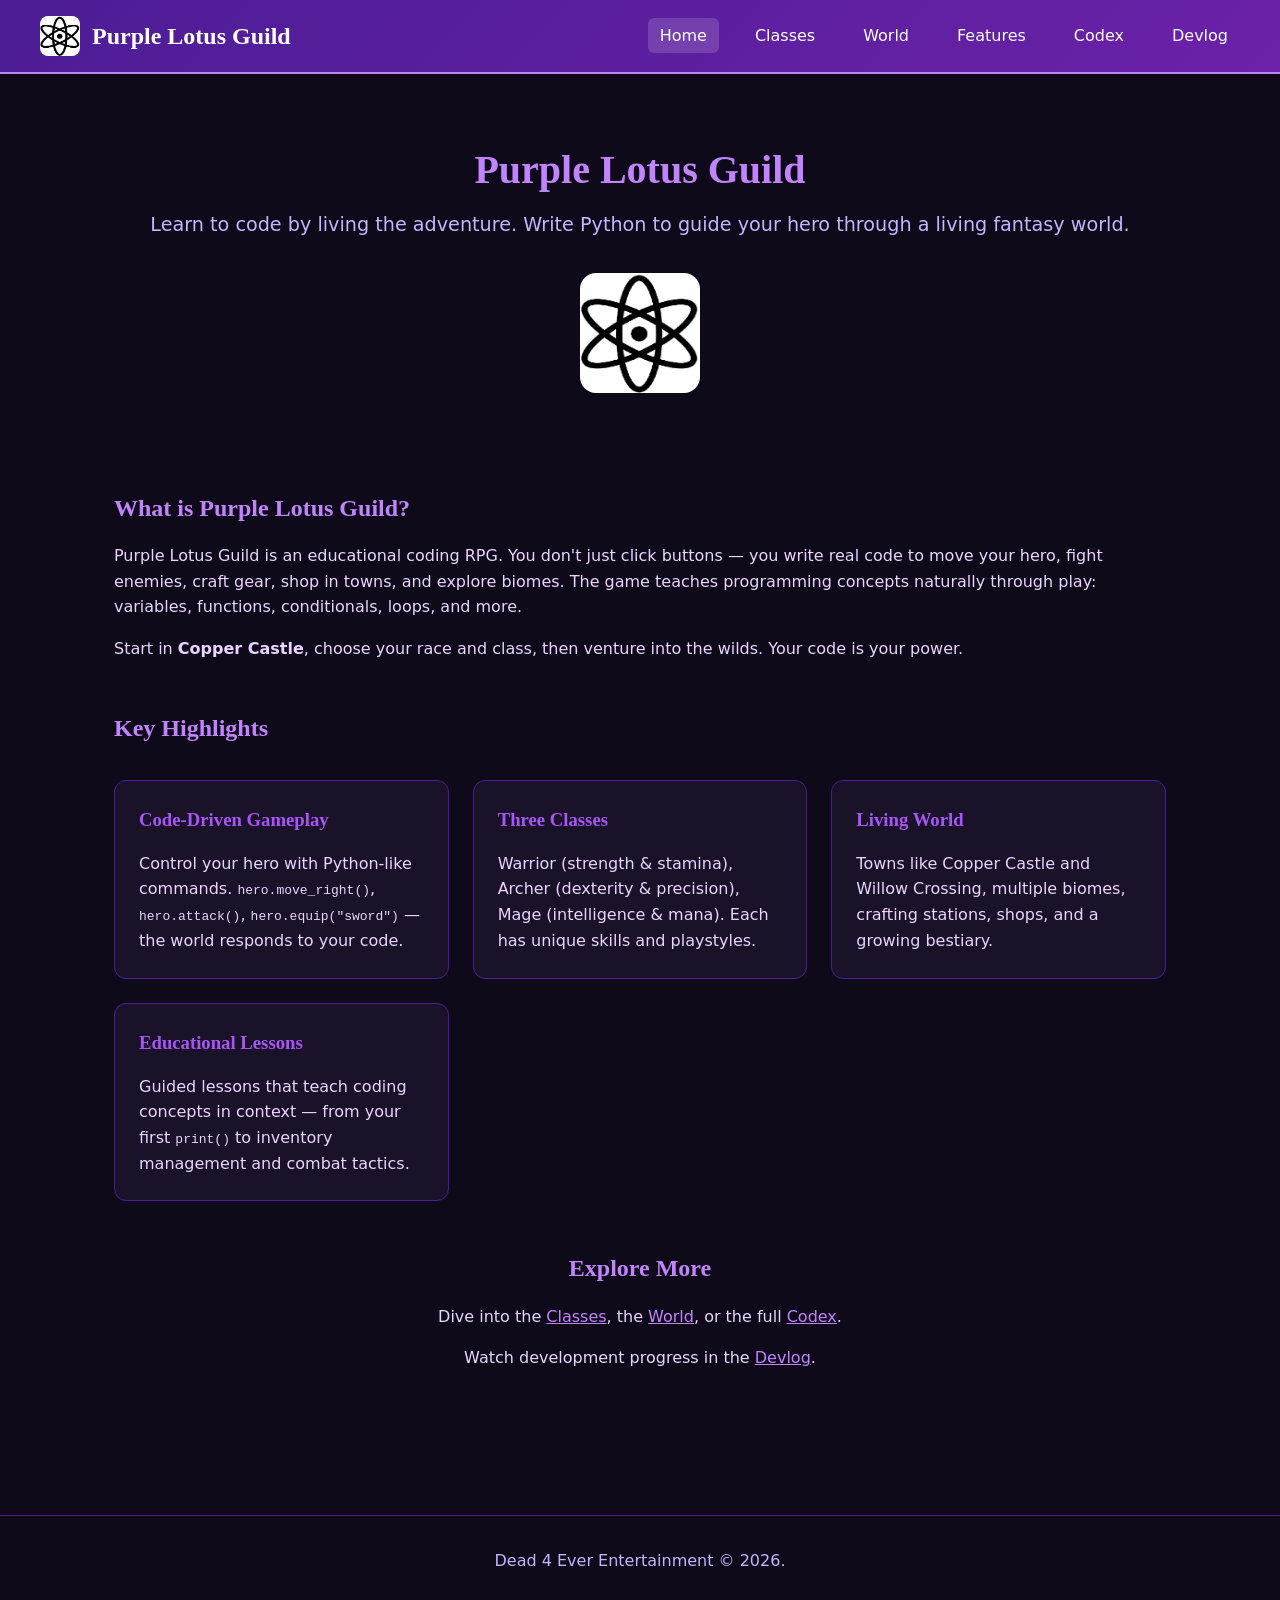
<file: index.html>
<!DOCTYPE html>
<html lang="en">
<head>
  <meta charset="UTF-8">
  <meta name="viewport" content="width=device-width, initial-scale=1.0">
  <title>Purple Lotus Guild — Code Your Adventure</title>
  <link rel="stylesheet" href="css/style.css">
  <link rel="icon" href="images/icon.png">
</head>
<body>
  <header>
    <nav>
      <a href="index.html" class="logo">
        <img src="images/icon.png" alt="Purple Lotus Guild">
        Purple Lotus Guild
      </a>
      <ul class="nav-links">
        <li><a href="index.html" class="active">Home</a></li>
        <li><a href="classes.html">Classes</a></li>
        <li><a href="world.html">World</a></li>
        <li><a href="features.html">Features</a></li>
        <!-- Codex links to the external codex site -->
        <li><a href="https://codex.purplelotusguild.com" target="_blank" rel="noopener">Codex</a></li>
        <li><a href="devlog.html">Devlog</a></li>
      </ul>
    </nav>
  </header>

  <main>
    <section class="hero">
      <h1>Purple Lotus Guild</h1>
      <p class="subtitle">Learn to code by living the adventure. Write Python to guide your hero through a living fantasy world.</p>
      <img src="images/icon.png" alt="Game Icon" style="width: 120px; height: 120px; border-radius: 16px; margin: 1rem auto; display: block;">
    </section>

    <section class="section">
      <h2>What is Purple Lotus Guild?</h2>
      <p>
        Purple Lotus Guild is an educational coding RPG. You don't just click buttons — you write real code
        to move your hero, fight enemies, craft gear, shop in towns, and explore biomes. The game teaches
        programming concepts naturally through play: variables, functions, conditionals, loops, and more.
      </p>
      <p style="margin-top: 1rem;">
        Start in <strong>Copper Castle</strong>, choose your race and class, then venture into the wilds.
        Your code is your power.
      </p>
    </section>

    <section class="section">
      <h2>Key Highlights</h2>
      <div class="card-grid">
        <div class="card">
          <h3>Code-Driven Gameplay</h3>
          <p>Control your hero with Python-like commands. <code>hero.move_right()</code>, <code>hero.attack()</code>, <code>hero.equip("sword")</code> — the world responds to your code.</p>
        </div>
        <div class="card">
          <h3>Three Classes</h3>
          <p>Warrior (strength & stamina), Archer (dexterity & precision), Mage (intelligence & mana). Each has unique skills and playstyles.</p>
        </div>
        <div class="card">
          <h3>Living World</h3>
          <p>Towns like Copper Castle and Willow Crossing, multiple biomes, crafting stations, shops, and a growing bestiary.</p>
        </div>
        <div class="card">
          <h3>Educational Lessons</h3>
          <p>Guided lessons that teach coding concepts in context — from your first <code>print()</code> to inventory management and combat tactics.</p>
        </div>
      </div>
    </section>

    <section class="section" style="text-align: center;">
      <h2>Explore More</h2>
      <p>Dive into the <a href="classes.html" style="color: var(--accent);">Classes</a>, the <a href="world.html" style="color: var(--accent);">World</a>, or the full <a href="https://codex.purplelotusguild.com" target="_blank" style="color: var(--accent);">Codex</a>.</p>
      <p style="margin-top: 1rem;">Watch development progress in the <a href="devlog.html" style="color: var(--accent);">Devlog</a>.</p>
    </section>
  </main>

  <footer>
    <p>Dead 4 Ever Entertainment &copy; 2026.</p>
  </footer>
</body>
</html>
</file>
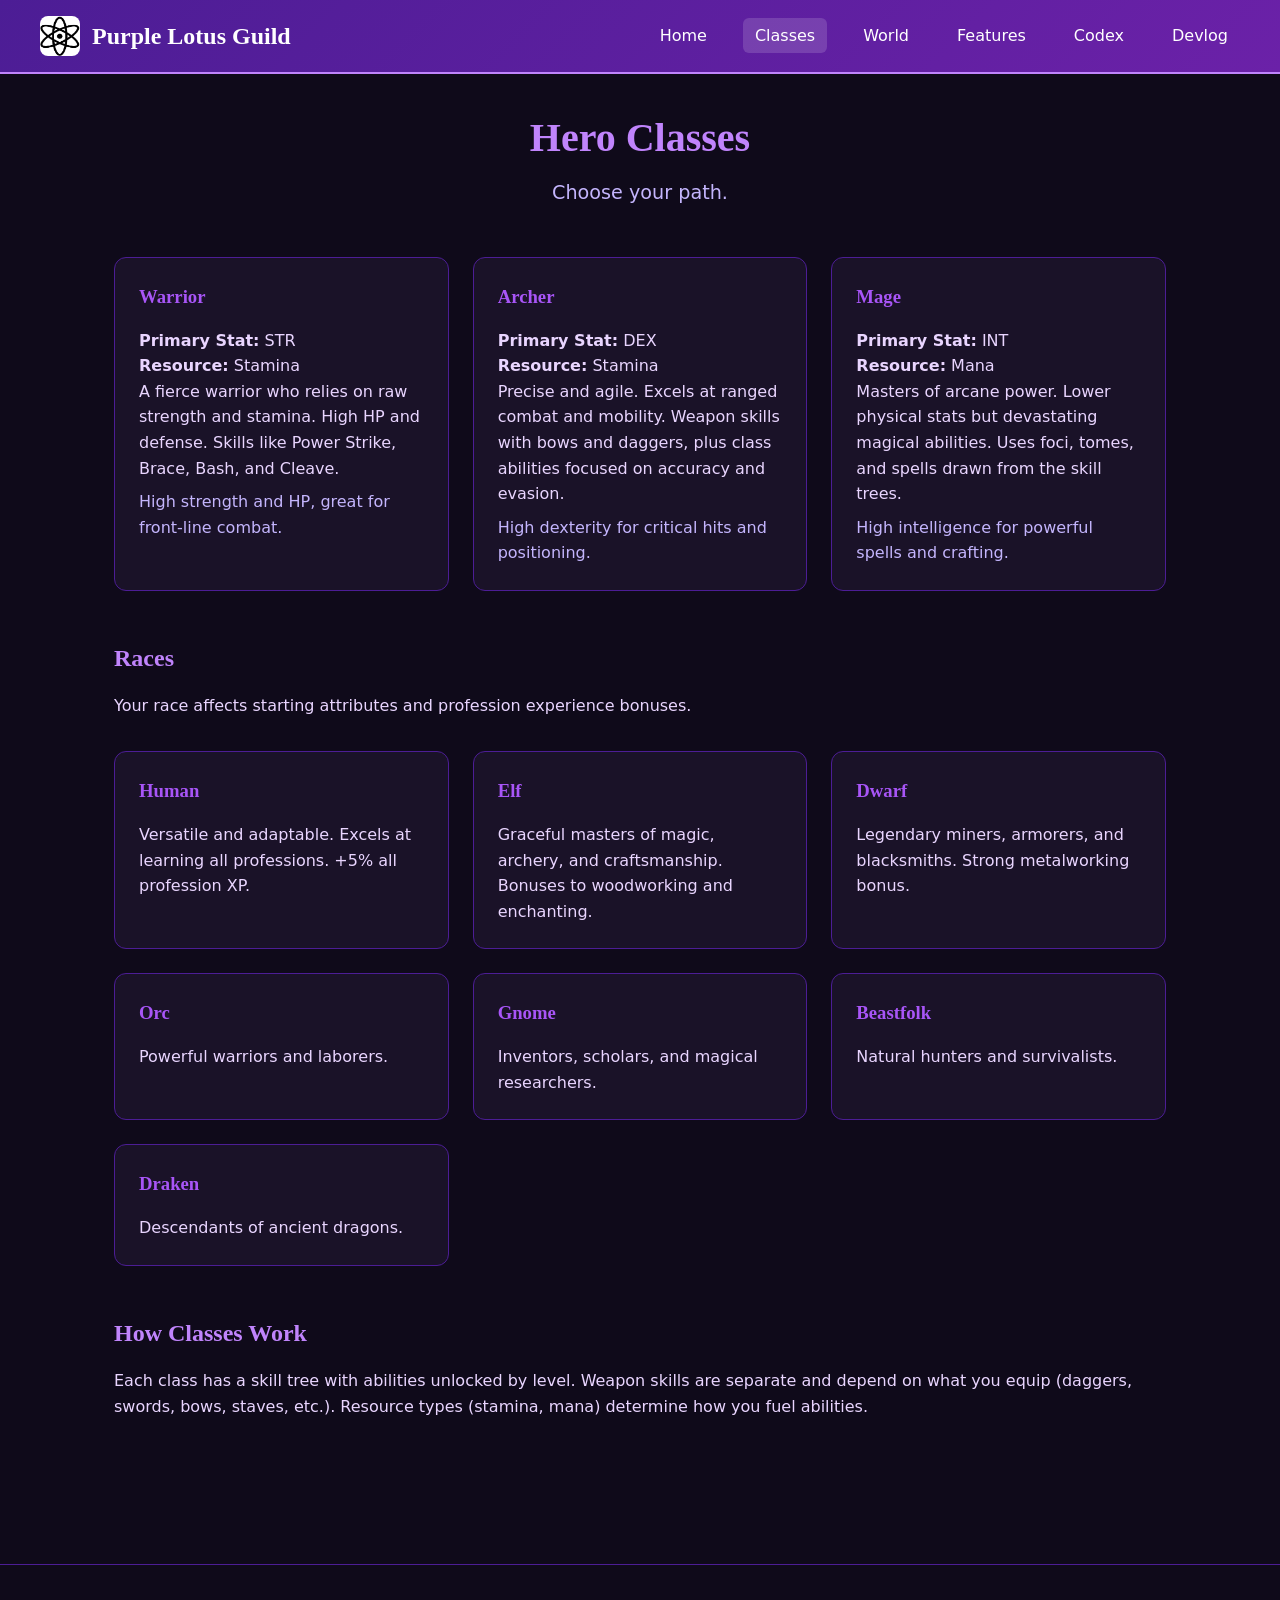
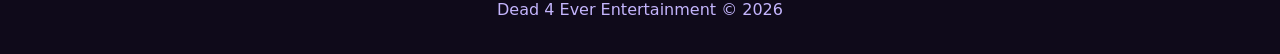
<file: classes.html>
<!DOCTYPE html>
<html lang="en">
<head>
  <meta charset="UTF-8">
  <meta name="viewport" content="width=device-width, initial-scale=1.0">
  <title>Classes — Purple Lotus Guild</title>
  <link rel="stylesheet" href="css/style.css">
  <link rel="icon" href="images/icon.png">
</head>
<body>
  <header>
    <nav>
      <a href="index.html" class="logo">
        <img src="images/icon.png" alt="Purple Lotus Guild">
        Purple Lotus Guild
      </a>
      <ul class="nav-links">
        <li><a href="index.html">Home</a></li>
        <li><a href="classes.html" class="active">Classes</a></li>
        <li><a href="world.html">World</a></li>
        <li><a href="features.html">Features</a></li>
        <li><a href="https://codex.purplelotusguild.com" target="_blank" rel="noopener">Codex</a></li>
        <li><a href="devlog.html">Devlog</a></li>
      </ul>
    </nav>
  </header>

  <main>
    <h1>Hero Classes</h1>
    <p class="subtitle">Choose your path.</p>

    <section class="section">
      <div class="card-grid">
        <div class="card">
          <h3>Warrior</h3>
          <p><strong>Primary Stat:</strong> STR </p>
          <p><strong>Resource:</strong> Stamina</p>
          <p>A fierce warrior who relies on raw strength and stamina. High HP and defense. Skills like Power Strike, Brace, Bash, and Cleave.</p>
          <p style="margin-top: 0.5rem; color: var(--text-muted);">High strength and HP, great for front-line combat.</p>
        </div>
        <div class="card">
          <h3>Archer</h3>
          <p><strong>Primary Stat:</strong> DEX</p>
          <p><strong>Resource:</strong> Stamina</p>
          <p>Precise and agile. Excels at ranged combat and mobility. Weapon skills with bows and daggers, plus class abilities focused on accuracy and evasion.</p>
          <p style="margin-top: 0.5rem; color: var(--text-muted);">High dexterity for critical hits and positioning.</p>
        </div>
        <div class="card">
          <h3>Mage</h3>
          <p><strong>Primary Stat:</strong> INT</p>
          <p><strong>Resource:</strong> Mana</p>
          <p>Masters of arcane power. Lower physical stats but devastating magical abilities. Uses foci, tomes, and spells drawn from the skill trees.</p>
          <p style="margin-top: 0.5rem; color: var(--text-muted);">High intelligence for powerful spells and crafting.</p>
        </div>
      </div>
    </section>

    <section class="section">
      <h2>Races</h2>
      <p>Your race affects starting attributes and profession experience bonuses.</p>
      <div class="card-grid">
        <div class="card"><h3>Human</h3><p>Versatile and adaptable. Excels at learning all professions. +5% all profession XP.</p></div>
        <div class="card"><h3>Elf</h3><p>Graceful masters of magic, archery, and craftsmanship. Bonuses to woodworking and enchanting.</p></div>
        <div class="card"><h3>Dwarf</h3><p>Legendary miners, armorers, and blacksmiths. Strong metalworking bonus.</p></div>
        <div class="card"><h3>Orc</h3><p>Powerful warriors and laborers.</p></div>
        <div class="card"><h3>Gnome</h3><p>Inventors, scholars, and magical researchers.</p></div>
        <div class="card"><h3>Beastfolk</h3><p>Natural hunters and survivalists.</p></div>
        <div class="card"><h3>Draken</h3><p>Descendants of ancient dragons.</p></div>
      </div>
    </section>

    <section class="section">
      <h2>How Classes Work</h2>
      <p>
        Each class has a skill tree with abilities unlocked by level. Weapon skills are separate and depend on what you equip
        (daggers, swords, bows, staves, etc.). Resource types (stamina, mana) determine how you fuel abilities.
      </p>
    </section>
  </main>

  <footer>
    <p>Dead 4 Ever Entertainment &copy; 2026</p>
  </footer>
</body>
</html>
</file>
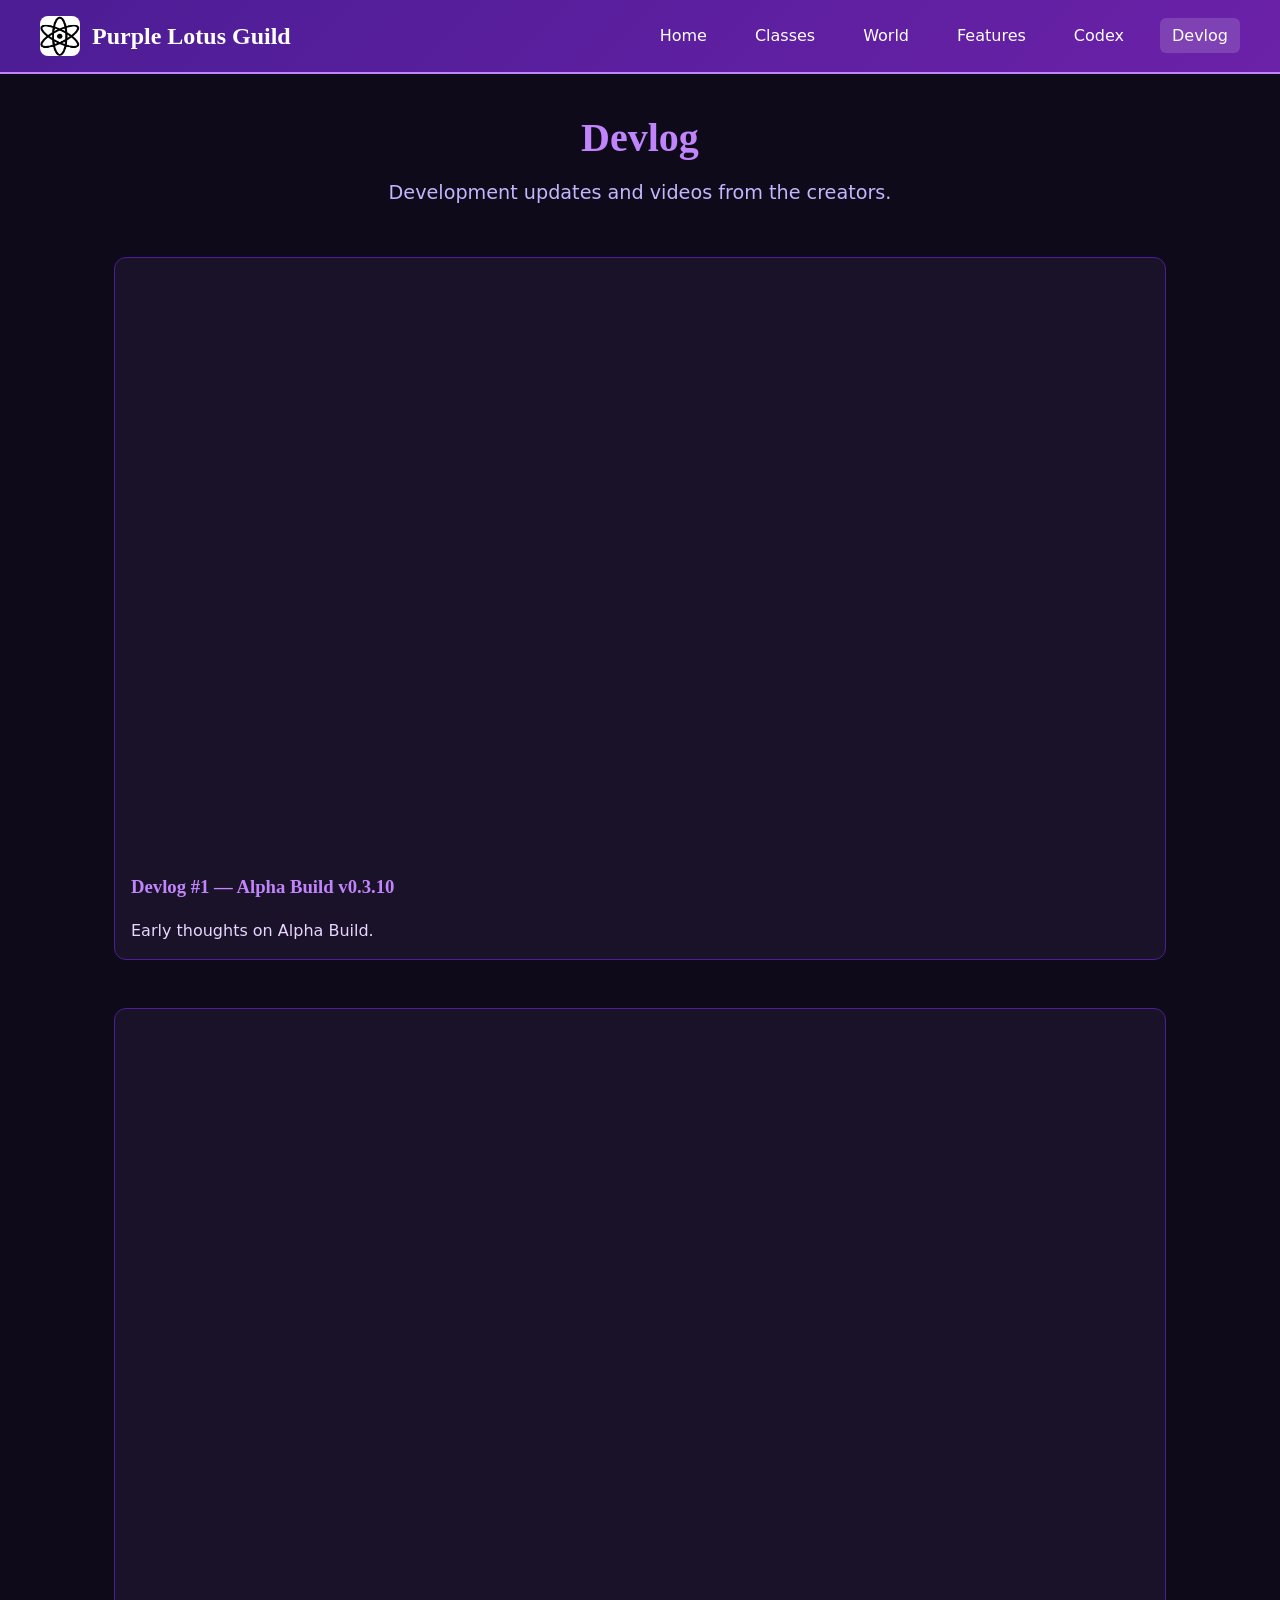
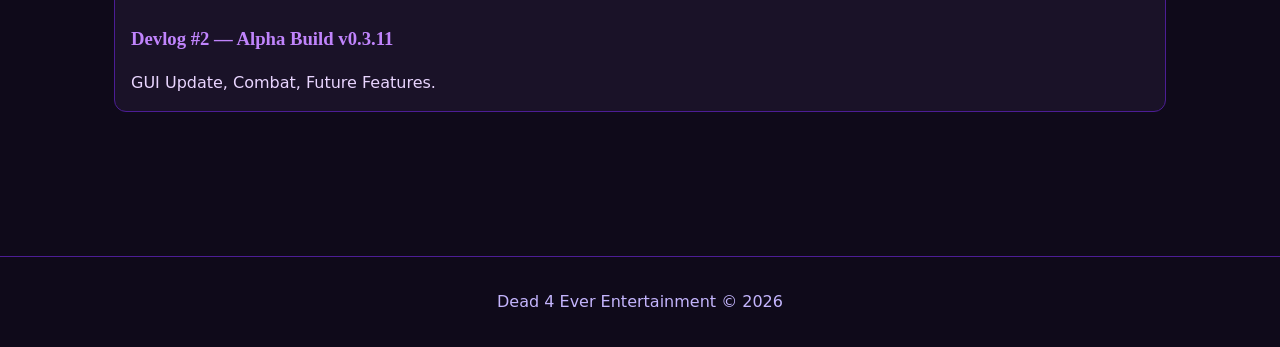
<file: devlog.html>
<!DOCTYPE html>
<html lang="en">
<head>
  <meta charset="UTF-8">
  <meta name="viewport" content="width=device-width, initial-scale=1.0">
  <title>Devlog — Purple Lotus Guild</title>
  <link rel="stylesheet" href="css/style.css">
  <link rel="icon" href="images/icon.png">
</head>
<body>
  <header>
    <nav>
      <a href="index.html" class="logo">
        <img src="images/icon.png" alt="Purple Lotus Guild">
        Purple Lotus Guild
      </a>
      <ul class="nav-links">
        <li><a href="index.html">Home</a></li>
        <li><a href="classes.html">Classes</a></li>
        <li><a href="world.html">World</a></li>
        <li><a href="features.html">Features</a></li>
        <li><a href="https://codex.purplelotusguild.com" target="_blank" rel="noopener">Codex</a></li>
        <li><a href="devlog.html" class="active">Devlog</a></li>
      </ul>
    </nav>
  </header>

  <main>
    <h1>Devlog</h1>
    <p class="subtitle">Development updates and videos from the creators.</p>

    <section class="section">
      <div class="video-grid">
        <!-- Devlog video 1: replace VIDEO_ID_1 with a real YouTube video ID -->
        <div class="video-card">
          <iframe src="https://www.youtube-nocookie.com/embed/7shgRnarSuE" title="Devlog #1" 
                  referrerpolicy="strict-origin-when-cross-origin" allowfullscreen></iframe>
          <div class="meta">
            <h3>Devlog #1 — Alpha Build v0.3.10</h3>
            <p>Early thoughts on Alpha Build.</p>
          </div>
        </div>
    </section>

    <section class="section">
      <div class="video-grid">
        <!-- Devlog video 1: replace VIDEO_ID_1 with a real YouTube video ID -->
        <div class="video-card">
          <iframe src="https://www.youtube-nocookie.com/embed/jYGAD5pF3n0" title="Devlog #2" 
                  referrerpolicy="strict-origin-when-cross-origin" allowfullscreen></iframe>
          <div class="meta">
            <h3>Devlog #2 — Alpha Build v0.3.11</h3>
            <p>GUI Update, Combat, Future Features.</p>
          </div>
        </div>
    </section>

  </main>

  <footer>
    <p>Dead 4 Ever Entertainment &copy; 2026</p>
  </footer>
</body>
</html>
</file>
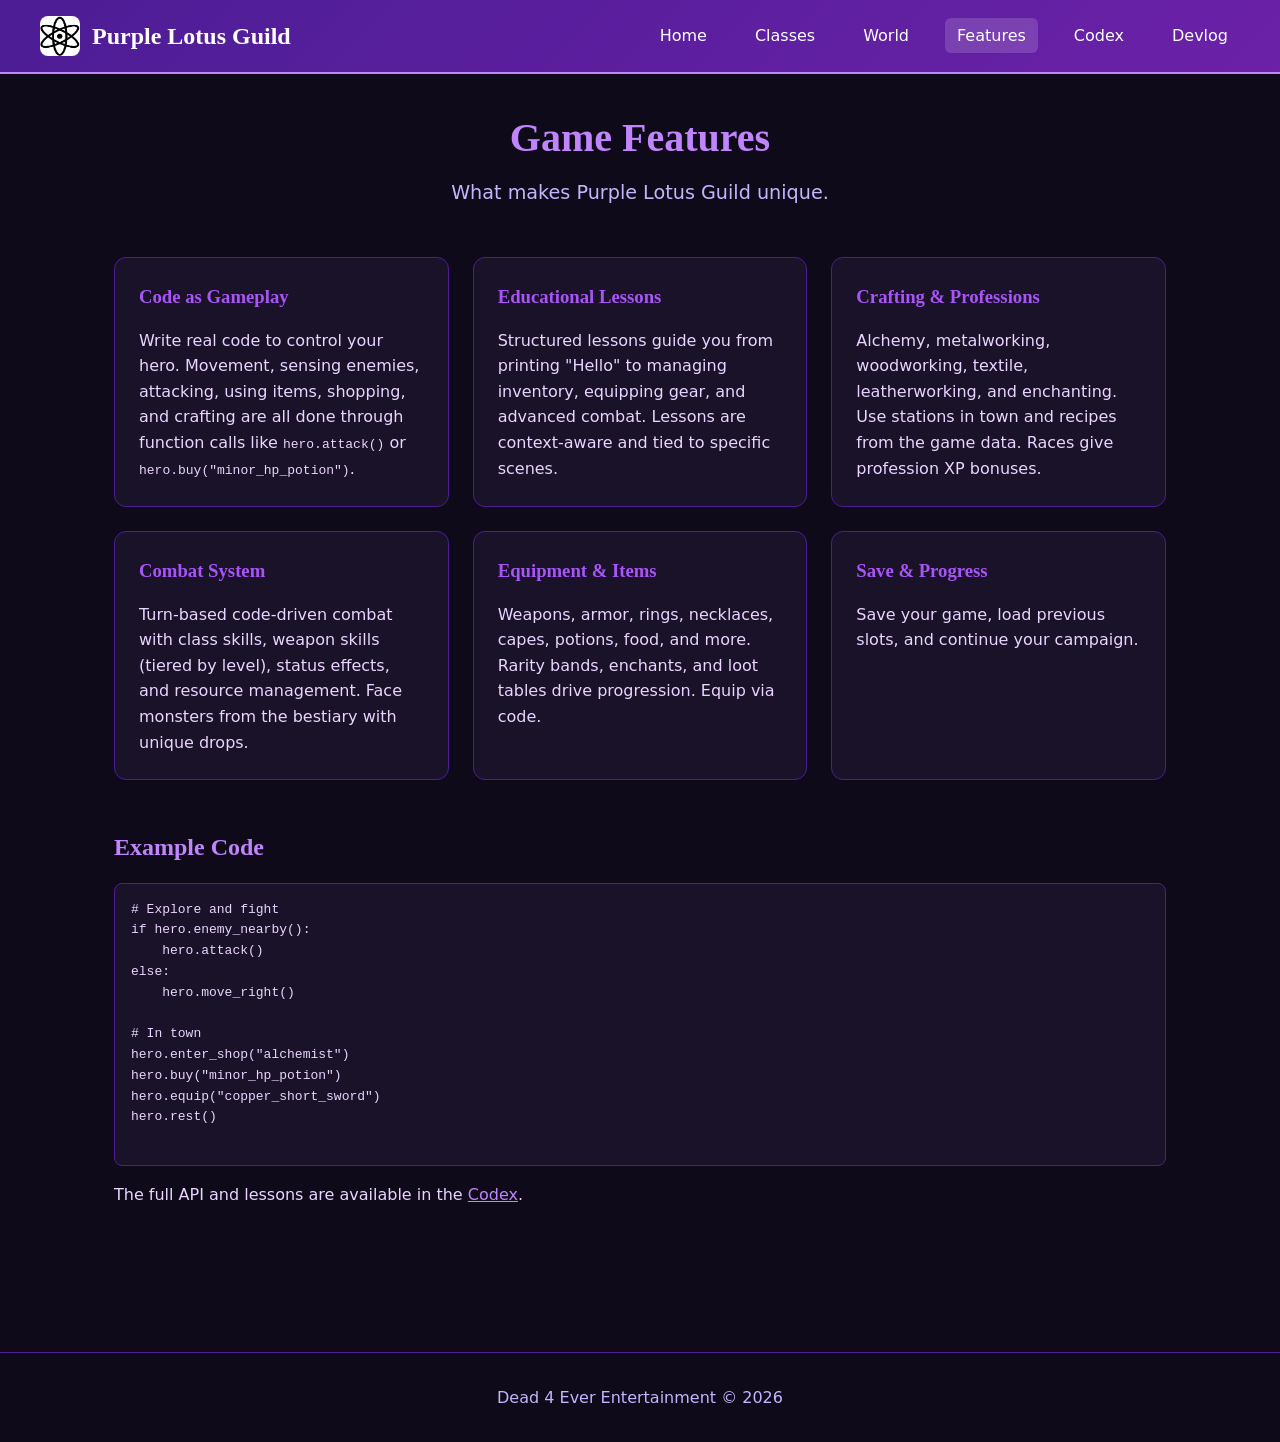
<file: features.html>
<!DOCTYPE html>
<html lang="en">
<head>
  <meta charset="UTF-8">
  <meta name="viewport" content="width=device-width, initial-scale=1.0">
  <title>Features — Purple Lotus Guild</title>
  <link rel="stylesheet" href="css/style.css">
  <link rel="icon" href="images/icon.png">
</head>
<body>
  <header>
    <nav>
      <a href="index.html" class="logo">
        <img src="images/icon.png" alt="Purple Lotus Guild">
        Purple Lotus Guild
      </a>
      <ul class="nav-links">
        <li><a href="index.html">Home</a></li>
        <li><a href="classes.html">Classes</a></li>
        <li><a href="world.html">World</a></li>
        <li><a href="features.html" class="active">Features</a></li>
        <li><a href="https://codex.purplelotusguild.com" target="_blank" rel="noopener">Codex</a></li>
        <li><a href="devlog.html">Devlog</a></li>
      </ul>
    </nav>
  </header>

  <main>
    <h1>Game Features</h1>
    <p class="subtitle">What makes Purple Lotus Guild unique.</p>

    <section class="section">
      <div class="card-grid">
        <div class="card">
          <h3>Code as Gameplay</h3>
          <p>Write real code to control your hero. Movement, sensing enemies, attacking, using items, shopping, and crafting are all done through function calls like <code>hero.attack()</code> or <code>hero.buy("minor_hp_potion")</code>.</p>
        </div>
        <div class="card">
          <h3>Educational Lessons</h3>
          <p>Structured lessons guide you from printing "Hello" to managing inventory, equipping gear, and advanced combat. Lessons are context-aware and tied to specific scenes.</p>
        </div>
        <div class="card">
          <h3>Crafting & Professions</h3>
          <p>Alchemy, metalworking, woodworking, textile, leatherworking, and enchanting. Use stations in town and recipes from the game data. Races give profession XP bonuses.</p>
        </div>
        <div class="card">
          <h3>Combat System</h3>
          <p>Turn-based code-driven combat with class skills, weapon skills (tiered by level), status effects, and resource management. Face monsters from the bestiary with unique drops.</p>
        </div>
        <div class="card">
          <h3>Equipment & Items</h3>
          <p>Weapons, armor, rings, necklaces, capes, potions, food, and more. Rarity bands, enchants, and loot tables drive progression. Equip via code.</p>
        </div>
        <div class="card">
          <h3>Save & Progress</h3>
          <p>Save your game, load previous slots, and continue your campaign.</p>
        </div>
      </div>
    </section>

    <section class="section">
      <h2>Example Code</h2>
      <pre style="background: var(--bg-card); padding: 1rem; border-radius: 8px; overflow-x: auto; border: 1px solid var(--border);">
# Explore and fight
if hero.enemy_nearby():
    hero.attack()
else:
    hero.move_right()

# In town
hero.enter_shop("alchemist")
hero.buy("minor_hp_potion")
hero.equip("copper_short_sword")
hero.rest()
      </pre>
      <p style="margin-top: 1rem;">The full API and lessons are available in the <a href="https://codex.purplelotusguild.com" target="_blank" style="color: var(--accent);">Codex</a>.</p>
    </section>
  </main>

  <footer>
    <p>Dead 4 Ever Entertainment &copy; 2026</p>
  </footer>
</body>
</html>
</file>
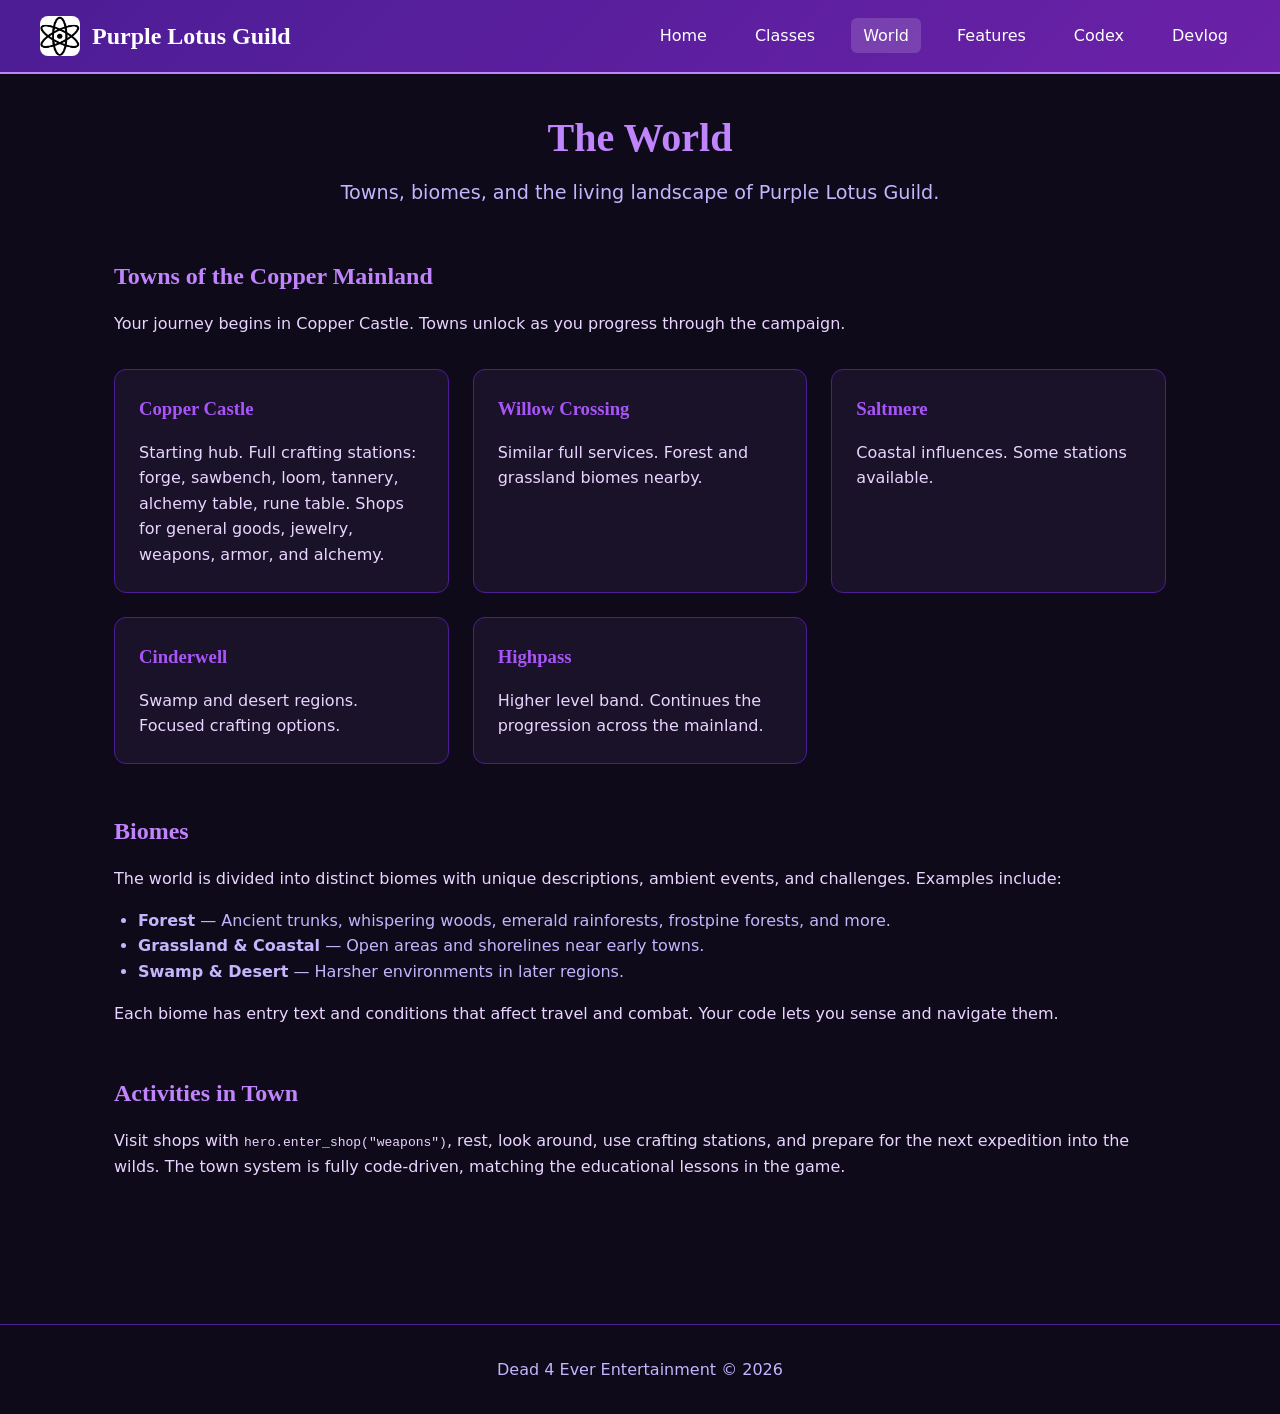
<file: world.html>
<!DOCTYPE html>
<html lang="en">
<head>
  <meta charset="UTF-8">
  <meta name="viewport" content="width=device-width, initial-scale=1.0">
  <title>World — Purple Lotus Guild</title>
  <link rel="stylesheet" href="css/style.css">
  <link rel="icon" href="images/icon.png">
</head>
<body>
  <header>
    <nav>
      <a href="index.html" class="logo">
        <img src="images/icon.png" alt="Purple Lotus Guild">
        Purple Lotus Guild
      </a>
      <ul class="nav-links">
        <li><a href="index.html">Home</a></li>
        <li><a href="classes.html">Classes</a></li>
        <li><a href="world.html" class="active">World</a></li>
        <li><a href="features.html">Features</a></li>
        <li><a href="https://codex.purplelotusguild.com" target="_blank" rel="noopener">Codex</a></li>
        <li><a href="devlog.html">Devlog</a></li>
      </ul>
    </nav>
  </header>

  <main>
    <h1>The World</h1>
    <p class="subtitle">Towns, biomes, and the living landscape of Purple Lotus Guild.</p>

    <section class="section">
      <h2>Towns of the Copper Mainland</h2>
      <p>Your journey begins in Copper Castle. Towns unlock as you progress through the campaign.</p>
      <div class="card-grid">
        <div class="card">
          <h3>Copper Castle</h3>
          <p>Starting hub. Full crafting stations: forge, sawbench, loom, tannery, alchemy table, rune table. Shops for general goods, jewelry, weapons, armor, and alchemy.</p>
        </div>
        <div class="card">
          <h3>Willow Crossing</h3>
          <p>Similar full services. Forest and grassland biomes nearby.</p>
        </div>
        <div class="card">
          <h3>Saltmere</h3>
          <p>Coastal influences. Some stations available.</p>
        </div>
        <div class="card">
          <h3>Cinderwell</h3>
          <p>Swamp and desert regions. Focused crafting options.</p>
        </div>
        <div class="card">
          <h3>Highpass</h3>
          <p>Higher level band. Continues the progression across the mainland.</p>
        </div>
      </div>
    </section>

    <section class="section">
      <h2>Biomes</h2>
      <p>The world is divided into distinct biomes with unique descriptions, ambient events, and challenges. Examples include:</p>
      <ul style="margin: 1rem 0 1rem 1.5rem; color: var(--text-muted);">
        <li><strong>Forest</strong> — Ancient trunks, whispering woods, emerald rainforests, frostpine forests, and more.</li>
        <li><strong>Grassland & Coastal</strong> — Open areas and shorelines near early towns.</li>
        <li><strong>Swamp & Desert</strong> — Harsher environments in later regions.</li>
      </ul>
      <p>Each biome has entry text and conditions that affect travel and combat. Your code lets you sense and navigate them.</p>
    </section>

    <section class="section">
      <h2>Activities in Town</h2>
      <p>
        Visit shops with <code>hero.enter_shop("weapons")</code>, rest, look around, use crafting stations,
        and prepare for the next expedition into the wilds. The town system is fully code-driven,
        matching the educational lessons in the game.
      </p>
    </section>
  </main>

  <footer>
    <p>Dead 4 Ever Entertainment &copy; 2026</p>
  </footer>
</body>
</html>
</file>
<file: css/style.css>
/* Purple Lotus Guild - Promotional Site Styles
   Easy to alter: change CSS variables at the top for theming.
   Purple theme matching the game name and lotus aesthetic.
*/

:root {
  --primary: #6b21a8;      /* Deep purple */
  --primary-light: #a855f7;
  --primary-dark: #4c1d95;
  --accent: #c084fc;
  --bg: #0f0a1a;           /* Dark background */
  --bg-card: #1a1228;
  --text: #e9d5ff;
  --text-muted: #c4b5fd;
  --border: #4c1d95;
  --font-main: 'Segoe UI', system-ui, -apple-system, sans-serif;
  --font-heading: 'Georgia', serif;
}

* {
  box-sizing: border-box;
  margin: 0;
  padding: 0;
}

body {
  font-family: var(--font-main);
  background: var(--bg);
  color: var(--text);
  line-height: 1.6;
  min-height: 100vh;
}

/* Header & Navigation */
header {
  background: linear-gradient(135deg, var(--primary-dark), var(--primary));
  padding: 1rem 2rem;
  border-bottom: 2px solid var(--accent);
  position: sticky;
  top: 0;
  z-index: 100;
}

nav {
  display: flex;
  justify-content: space-between;
  align-items: center;
  max-width: 1200px;
  margin: 0 auto;
}

.logo {
  display: flex;
  align-items: center;
  gap: 0.75rem;
  font-family: var(--font-heading);
  font-size: 1.5rem;
  font-weight: bold;
  color: white;
  text-decoration: none;
}

.logo img {
  width: 40px;
  height: 40px;
  border-radius: 8px;
}

.nav-links {
  display: flex;
  list-style: none;
  gap: 1.5rem;
}

.nav-links a {
  color: white;
  text-decoration: none;
  font-weight: 500;
  padding: 0.5rem 0.75rem;
  border-radius: 6px;
  transition: background 0.2s;
}

.nav-links a:hover,
.nav-links a.active {
  background: rgba(255, 255, 255, 0.15);
}

/* Main Content */
main {
  max-width: 1100px;
  margin: 2rem auto;
  padding: 0 1.5rem 3rem;
}

h1, h2, h3 {
  font-family: var(--font-heading);
  color: var(--accent);
  margin-bottom: 1rem;
}

h1 {
  font-size: 2.5rem;
  text-align: center;
  margin-bottom: 0.5rem;
}

.subtitle {
  text-align: center;
  color: var(--text-muted);
  font-size: 1.2rem;
  margin-bottom: 2rem;
}

.hero {
  text-align: center;
  padding: 2rem 0;
}

.card-grid {
  display: grid;
  grid-template-columns: repeat(auto-fit, minmax(280px, 1fr));
  gap: 1.5rem;
  margin: 2rem 0;
}

.card {
  background: var(--bg-card);
  border: 1px solid var(--border);
  border-radius: 12px;
  padding: 1.5rem;
  transition: transform 0.2s, box-shadow 0.2s;
}

.card:hover {
  transform: translateY(-4px);
  box-shadow: 0 8px 24px rgba(107, 33, 168, 0.3);
}

.card h3 {
  margin-top: 0;
  color: var(--primary-light);
}

.section {
  margin: 3rem 0;
}

/* Devlog / Video embeds */
.video-grid {
  display: grid;
  grid-template-columns: repeat(auto-fit, minmax(320px, 1fr));
  gap: 2rem;
}

.video-card {
  background: var(--bg-card);
  border-radius: 12px;
  overflow: hidden;
  border: 1px solid var(--border);
}

.video-card iframe {
  width: 100%;
  aspect-ratio: 16/9;
  border: none;
}

.video-card .meta {
  padding: 1rem;
}

/* Footer */
footer {
  text-align: center;
  padding: 2rem;
  color: var(--text-muted);
  border-top: 1px solid var(--border);
  margin-top: 3rem;
}

/* Responsive */
@media (max-width: 768px) {
  .nav-links {
    flex-wrap: wrap;
    gap: 0.5rem;
  }
  h1 { font-size: 2rem; }
  nav { flex-direction: column; gap: 1rem; }
}
</file>
